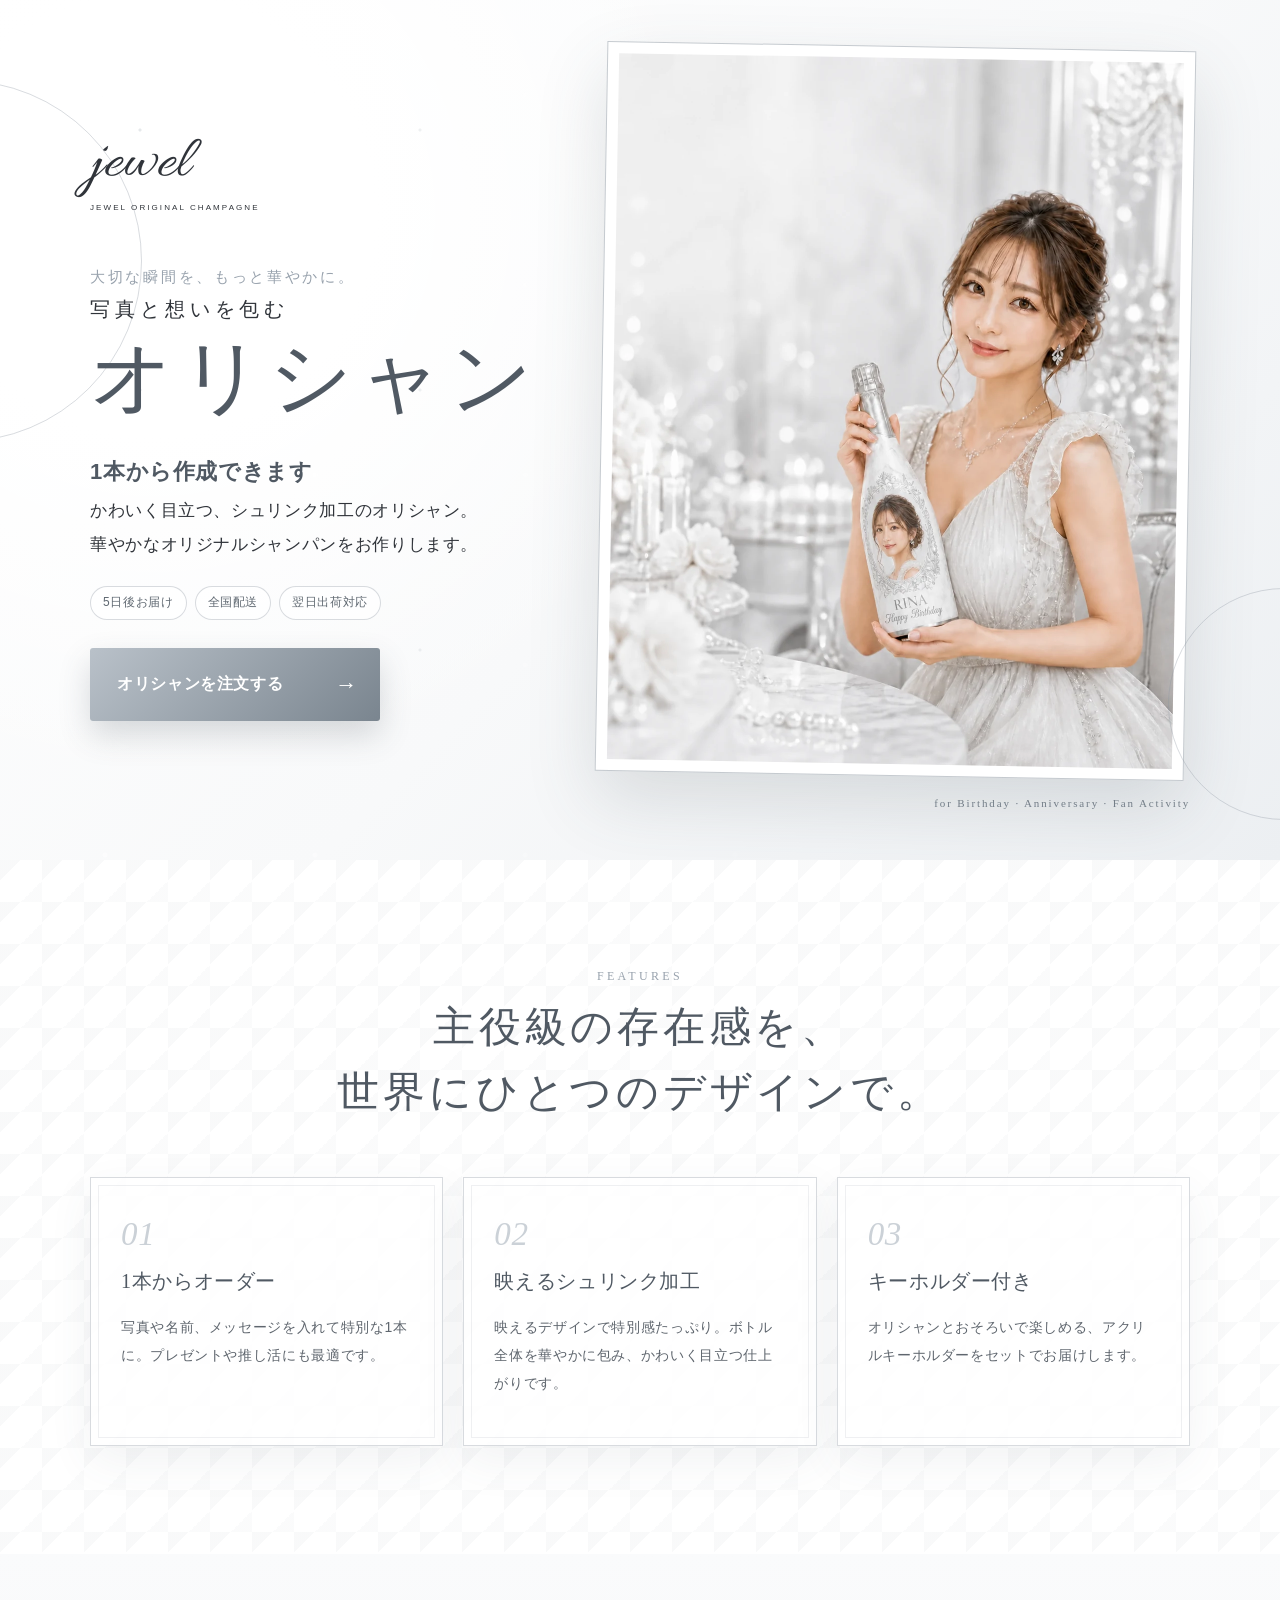
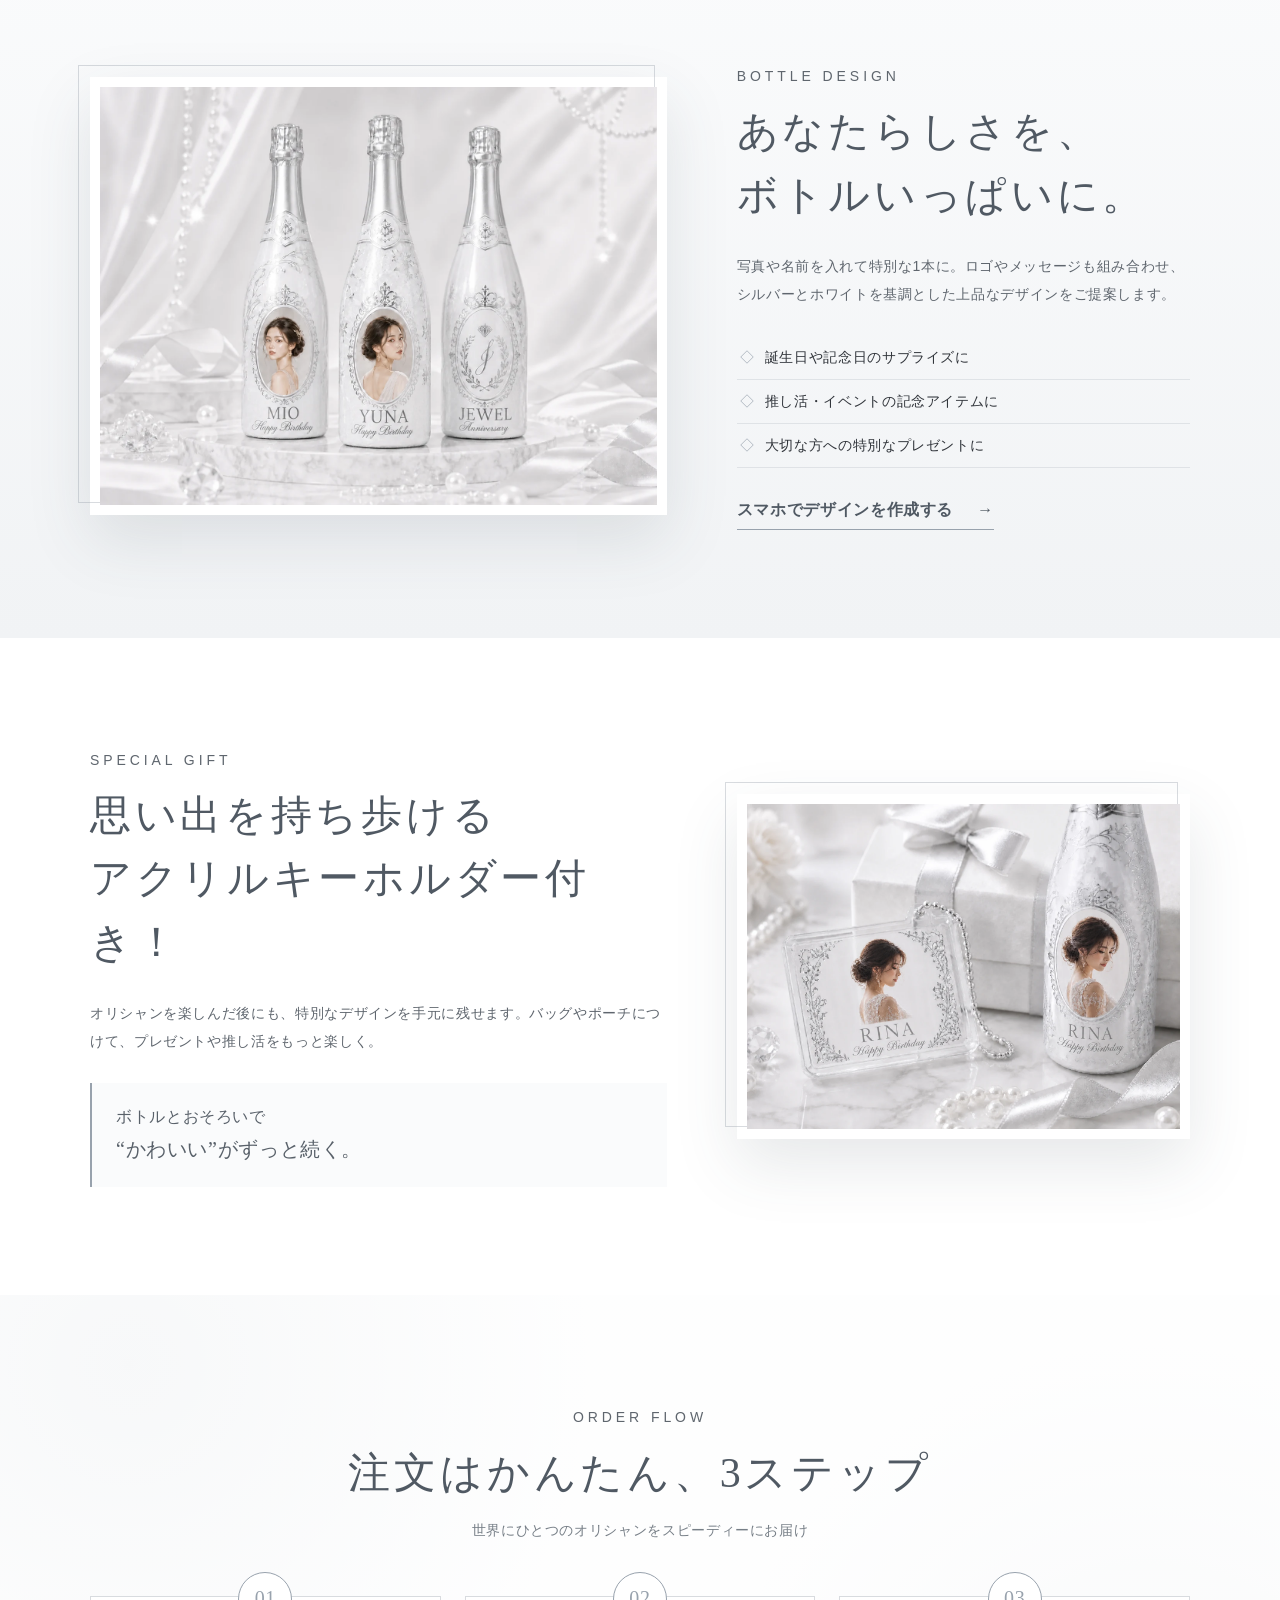
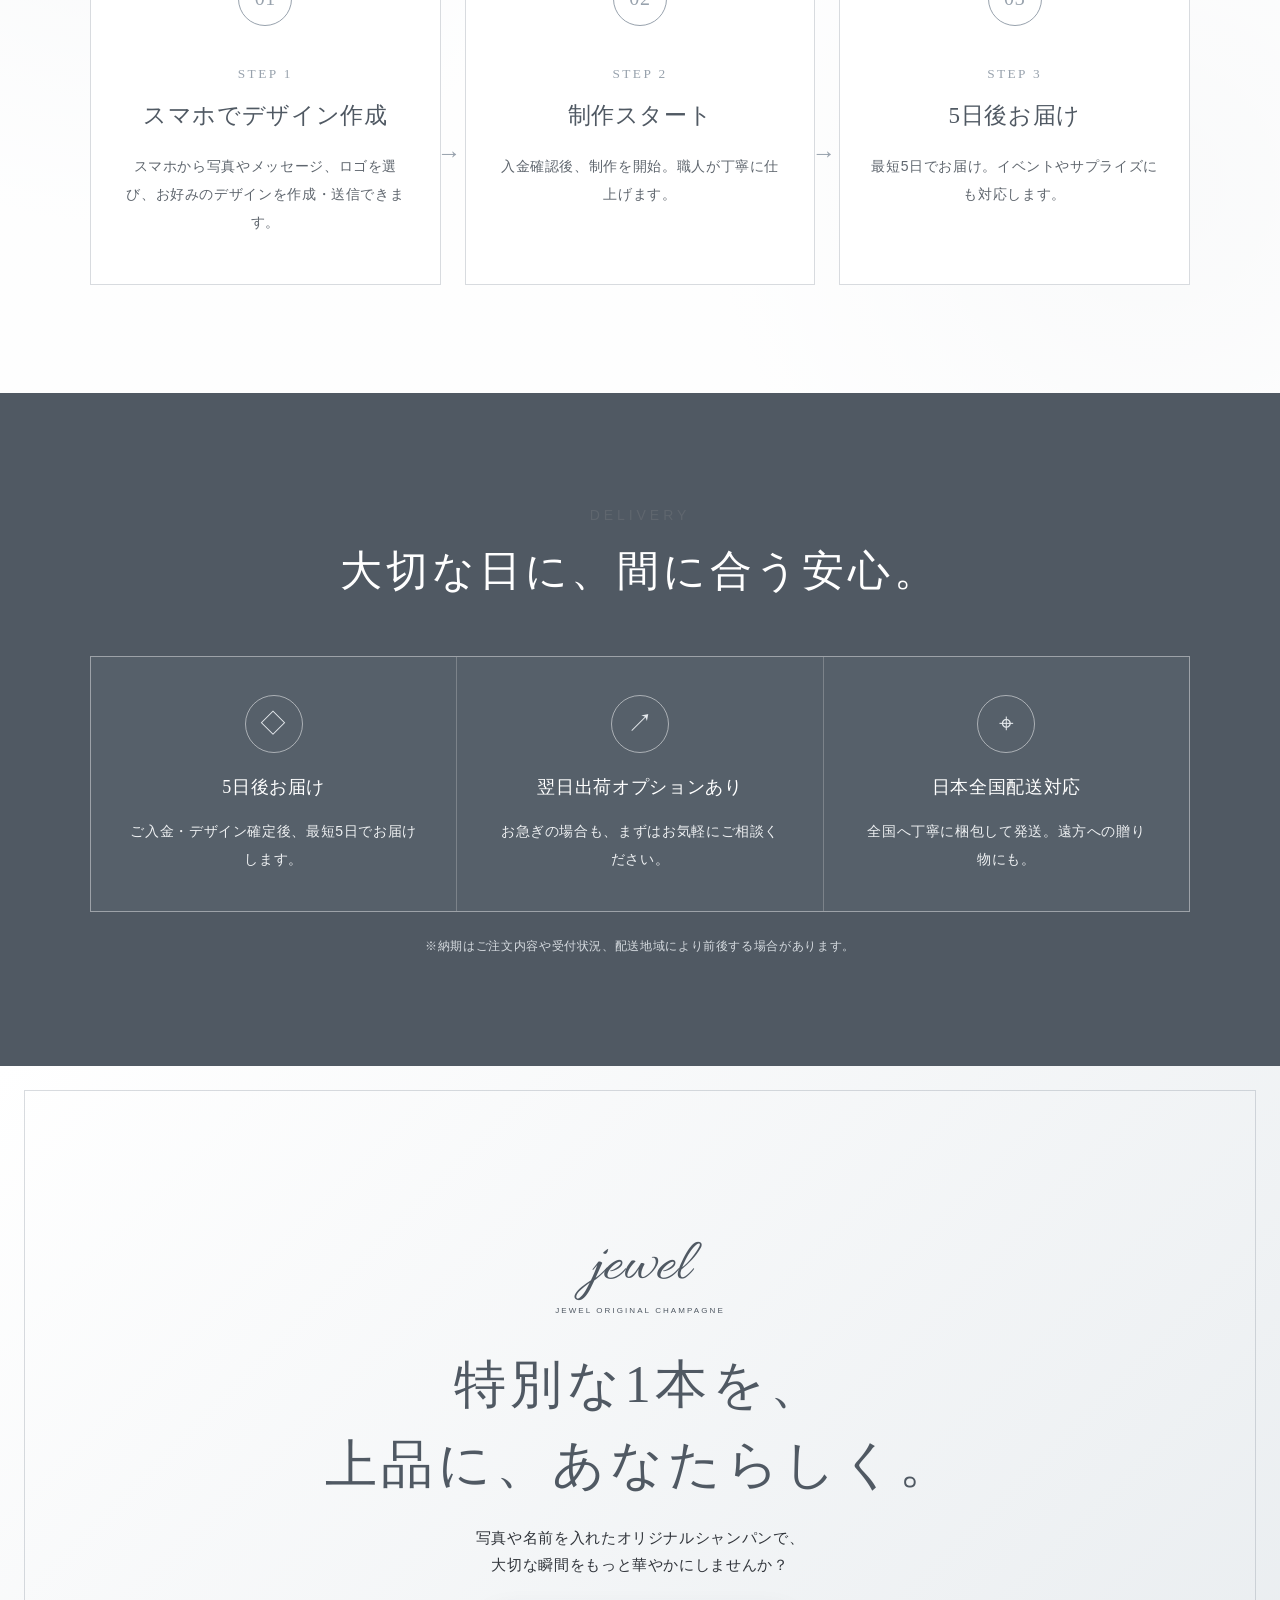
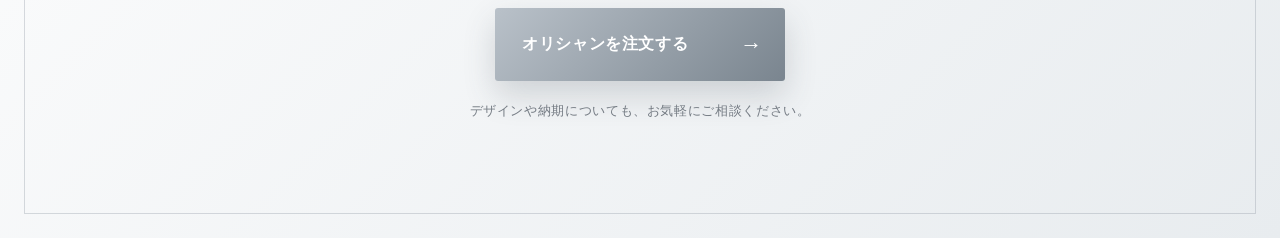
<file: index.html>
<!doctype html>
<html lang="ja">
<head>
  <meta charset="UTF-8">
  <meta name="viewport" content="width=device-width, initial-scale=1.0">
  <title>jewel オリシャン｜1本から作れるオリジナルシャンパン</title>
  <meta name="description" content="写真や名前を入れた特別なオリシャンを1本から制作。アクリルキーホルダー付き、最短5日で日本全国へお届けします。">
  <meta property="og:type" content="website">
  <meta property="og:title" content="jewel オリシャン｜特別な1本を、上品に。">
  <meta property="og:description" content="映えるシュリンク加工のオリジナルシャンパン。1本から制作できます。">
  <meta property="og:image" content="assets/images/hero-model-silver-birthday.webp">
  <meta name="twitter:card" content="summary_large_image">
  <link rel="stylesheet" href="style.css?v=20260831-2">
</head>
<body class="jewel-lp-body">
  <main class="jewel-lp-root" id="jewel-lp-top">
    <section class="jewel-lp-hero">
      <div class="jewel-lp-hero__glow" aria-hidden="true"></div>
      <div class="jewel-lp-container jewel-lp-hero__inner">
        <div class="jewel-lp-hero__copy">
          <a class="jewel-lp-logo" href="#jewel-lp-top" aria-label="jewel トップへ">jewel<span>JEWEL ORIGINAL CHAMPAGNE</span></a>
          <p class="jewel-lp-kicker">大切な瞬間を、もっと華やかに。</p>
          <h1 class="jewel-lp-hero__title"><span>写真と想いを包む</span>オリシャン</h1>
          <p class="jewel-lp-hero__lead"><strong>1本から作成できます</strong><br>かわいく目立つ、シュリンク加工のオリシャン。<br>華やかなオリジナルシャンパンをお作りします。</p>
          <div class="jewel-lp-badges" aria-label="サービスの特徴">
            <span>5日後お届け</span><span>全国配送</span><span>翌日出荷対応</span>
          </div>
          <a class="jewel-lp-button jewel-lp-button--hero" href="https://oricham.net/">オリシャンを注文する<span aria-hidden="true">→</span></a>
        </div>
        <div class="jewel-lp-hero__visual">
          <div class="jewel-lp-hero__frame">
            <img src="assets/images/hero-model-silver-birthday.webp" alt="RINAとHappy Birthdayの文字を入れた写真入りシルバーオリシャンを持つ架空モデル" width="1122" height="1402" fetchpriority="high">
          </div>
          <p class="jewel-lp-hero__note">for Birthday · Anniversary · Fan Activity</p>
        </div>
      </div>
    </section>

    <section class="jewel-lp-section jewel-lp-features">
      <div class="jewel-lp-container">
        <div class="jewel-lp-heading jewel-lp-reveal">
          <p>FEATURES</p><h2>主役級の存在感を、<br>世界にひとつのデザインで。</h2>
        </div>
        <div class="jewel-lp-feature-grid">
          <article class="jewel-lp-card jewel-lp-reveal"><span>01</span><h3>1本からオーダー</h3><p>写真や名前、メッセージを入れて特別な1本に。プレゼントや推し活にも最適です。</p></article>
          <article class="jewel-lp-card jewel-lp-reveal"><span>02</span><h3>映えるシュリンク加工</h3><p>映えるデザインで特別感たっぷり。ボトル全体を華やかに包み、かわいく目立つ仕上がりです。</p></article>
          <article class="jewel-lp-card jewel-lp-reveal"><span>03</span><h3>キーホルダー付き</h3><p>オリシャンとおそろいで楽しめる、アクリルキーホルダーをセットでお届けします。</p></article>
        </div>
      </div>
    </section>

    <section class="jewel-lp-section jewel-lp-showcase">
      <div class="jewel-lp-container jewel-lp-split">
        <div class="jewel-lp-split__image jewel-lp-reveal"><img src="assets/images/bottle-designs-silver-text.webp" alt="MIO、YUNA、JEWELの名前とメッセージを入れたシルバーオリシャンのデザイン例" width="1448" height="1086" loading="lazy"></div>
        <div class="jewel-lp-split__copy jewel-lp-reveal">
          <p class="jewel-lp-eyebrow">BOTTLE DESIGN</p><h2>あなたらしさを、<br>ボトルいっぱいに。</h2>
          <p>写真や名前を入れて特別な1本に。ロゴやメッセージも組み合わせ、シルバーとホワイトを基調とした上品なデザインをご提案します。</p>
          <ul class="jewel-lp-checklist"><li>誕生日や記念日のサプライズに</li><li>推し活・イベントの記念アイテムに</li><li>大切な方への特別なプレゼントに</li></ul>
          <a class="jewel-lp-text-link" href="https://oricham.net/">スマホでデザインを作成する <span>→</span></a>
        </div>
      </div>
    </section>

    <section class="jewel-lp-section jewel-lp-keyholder">
      <div class="jewel-lp-container jewel-lp-split jewel-lp-split--reverse">
        <div class="jewel-lp-split__image jewel-lp-reveal"><img src="assets/images/acrylic-keyholder-silver-text.webp" alt="RINAとHappy Birthdayの文字を入れたシルバーオリシャンとアクリルキーホルダー" width="1448" height="1086" loading="lazy"></div>
        <div class="jewel-lp-split__copy jewel-lp-reveal">
          <p class="jewel-lp-eyebrow">SPECIAL GIFT</p><h2>思い出を持ち歩ける<br>アクリルキーホルダー付き！</h2>
          <p>オリシャンを楽しんだ後にも、特別なデザインを手元に残せます。バッグやポーチにつけて、プレゼントや推し活をもっと楽しく。</p>
          <div class="jewel-lp-quote">ボトルとおそろいで<br><strong>“かわいい”がずっと続く。</strong></div>
        </div>
      </div>
    </section>

    <section class="jewel-lp-section jewel-lp-flow">
      <div class="jewel-lp-container">
        <div class="jewel-lp-heading jewel-lp-reveal"><p>ORDER FLOW</p><h2>注文はかんたん、3ステップ</h2><span>世界にひとつのオリシャンをスピーディーにお届け</span></div>
        <ol class="jewel-lp-flow__list">
          <li class="jewel-lp-reveal"><span class="jewel-lp-flow__number">01</span><div><small>STEP 1</small><h3>スマホでデザイン作成</h3><p>スマホから写真やメッセージ、ロゴを選び、お好みのデザインを作成・送信できます。</p></div></li>
          <li class="jewel-lp-reveal"><span class="jewel-lp-flow__number">02</span><div><small>STEP 2</small><h3>制作スタート</h3><p>入金確認後、制作を開始。職人が丁寧に仕上げます。</p></div></li>
          <li class="jewel-lp-reveal"><span class="jewel-lp-flow__number">03</span><div><small>STEP 3</small><h3>5日後お届け</h3><p>最短5日でお届け。イベントやサプライズにも対応します。</p></div></li>
        </ol>
      </div>
    </section>

    <section class="jewel-lp-section jewel-lp-delivery">
      <div class="jewel-lp-container">
        <div class="jewel-lp-heading jewel-lp-reveal"><p>DELIVERY</p><h2>大切な日に、間に合う安心。</h2></div>
        <div class="jewel-lp-delivery__grid">
          <article class="jewel-lp-reveal"><span aria-hidden="true">◇</span><strong>5日後お届け</strong><p>ご入金・デザイン確定後、最短5日でお届けします。</p></article>
          <article class="jewel-lp-reveal"><span aria-hidden="true">↗</span><strong>翌日出荷オプションあり</strong><p>お急ぎの場合も、まずはお気軽にご相談ください。</p></article>
          <article class="jewel-lp-reveal"><span aria-hidden="true">⌖</span><strong>日本全国配送対応</strong><p>全国へ丁寧に梱包して発送。遠方への贈り物にも。</p></article>
        </div>
        <p class="jewel-lp-delivery__note">※納期はご注文内容や受付状況、配送地域により前後する場合があります。</p>
      </div>
    </section>

    <section class="jewel-lp-final">
      <div class="jewel-lp-container jewel-lp-final__inner jewel-lp-reveal">
        <p class="jewel-lp-logo jewel-lp-logo--light">jewel<span>JEWEL ORIGINAL CHAMPAGNE</span></p>
        <h2>特別な1本を、<br>上品に、あなたらしく。</h2>
        <p>写真や名前を入れたオリジナルシャンパンで、<br>大切な瞬間をもっと華やかにしませんか？</p>
        <a class="jewel-lp-button jewel-lp-button--light" href="https://oricham.net/">オリシャンを注文する<span aria-hidden="true">→</span></a>
        <small>デザインや納期についても、お気軽にご相談ください。</small>
      </div>
    </section>
    <a class="jewel-lp-sticky" href="https://oricham.net/">オリシャンを注文する <span aria-hidden="true">→</span></a>
  </main>
  <script src="script.js"></script>
</body>
</html>
</file>
<file: style.css>
@charset "UTF-8";
@import url("https://fonts.googleapis.com/css2?family=Allura&display=swap");
.jewel-lp-body{margin:0;background:#fafbfc}
.jewel-lp-root{--jewel-ivory:#fafbfc;--jewel-cream:#f4f5f6;--jewel-gold:#98a2ad;--jewel-deep:#505963;--jewel-ink:#30343a;--jewel-line:rgba(140,150,160,.34);box-sizing:border-box;margin:0;overflow:hidden;color:var(--jewel-ink);font-family:"Noto Serif JP","Yu Mincho",YuMincho,"Hiragino Mincho ProN",serif;line-height:1.8;letter-spacing:.04em;background:var(--jewel-ivory)}
.jewel-lp-root *{box-sizing:border-box}
.jewel-lp-root img{display:block;width:100%;height:auto}.jewel-lp-root a{color:inherit}.jewel-lp-container{width:min(1100px,calc(100% - 48px));margin-inline:auto}.jewel-lp-section{padding:108px 0}
.jewel-lp-hero{position:relative;min-height:780px;display:grid;align-items:center;background:radial-gradient(circle at 12% 25%,#fff 0 17%,transparent 45%),linear-gradient(135deg,#fff 0%,#f8f9fa 55%,#eceff2 100%)}
.jewel-lp-hero::before,.jewel-lp-hero::after{content:"";position:absolute;border:1px solid var(--jewel-line);border-radius:50%;pointer-events:none}.jewel-lp-hero::before{width:360px;height:360px;left:-220px;top:80px}.jewel-lp-hero::after{width:230px;height:230px;right:-120px;bottom:40px}
.jewel-lp-hero__glow{position:absolute;inset:0;background-image:radial-gradient(circle,#fff 0 2px,transparent 3px),radial-gradient(circle,#c5cbd1 0 1px,transparent 2px);background-size:210px 190px,280px 260px;opacity:.5;mask-image:linear-gradient(90deg,#000,transparent 72%)}
.jewel-lp-hero__inner{position:relative;display:grid;grid-template-columns:.87fr 1.13fr;align-items:center;gap:58px;padding-block:46px}.jewel-lp-hero__copy{z-index:1}.jewel-lp-logo{display:inline-flex;flex-direction:column;text-decoration:none;color:var(--jewel-deep);font-family:"Allura","Segoe Script","Lucida Handwriting",cursive;font-size:60px;font-weight:400;line-height:.9;letter-spacing:.01em;font-style:normal}.jewel-lp-logo span{font-family:Arial,sans-serif;font-size:8px;letter-spacing:.26em;margin-top:12px;font-style:normal}.jewel-lp-kicker{margin:52px 0 8px;color:var(--jewel-gold);font-size:15px;letter-spacing:.18em}.jewel-lp-hero__title{margin:0;font-weight:500;font-size:clamp(58px,6.4vw,92px);line-height:1.08;color:var(--jewel-deep);letter-spacing:.07em}.jewel-lp-hero__title span{display:block;font-size:.24em;letter-spacing:.25em;color:var(--jewel-ink);margin-bottom:14px}.jewel-lp-hero__lead{font-family:"Noto Sans JP","Yu Gothic",sans-serif;margin:28px 0 24px;font-size:17px;line-height:2}.jewel-lp-hero__lead strong{font-family:inherit;font-size:22px;color:var(--jewel-deep)}.jewel-lp-badges{display:flex;flex-wrap:wrap;gap:8px;margin-bottom:28px}.jewel-lp-badges span{border:1px solid var(--jewel-line);background:rgba(255,255,255,.72);border-radius:999px;padding:5px 12px;font-family:"Noto Sans JP",sans-serif;font-size:12px;color:#5f6871}.jewel-lp-button{display:inline-flex;justify-content:space-between;align-items:center;gap:34px;min-width:290px;padding:17px 22px 17px 27px;border-radius:3px;background:linear-gradient(135deg,#b9c1c9,#7a858f);box-shadow:0 14px 32px rgba(65,75,85,.2);color:#fff!important;text-decoration:none;font-family:"Noto Sans JP",sans-serif;font-weight:600;transition:transform .25s,box-shadow .25s,filter .25s}.jewel-lp-button span{font-size:22px}.jewel-lp-button:hover{transform:translateY(-3px);box-shadow:0 18px 38px rgba(65,75,85,.28);filter:brightness(1.04)}.jewel-lp-button:active{transform:translateY(1px) scale(.985)}
.jewel-lp-hero__visual{position:relative}.jewel-lp-hero__frame{padding:11px;background:#fff;border:1px solid rgba(140,150,160,.5);box-shadow:0 28px 70px rgba(70,80,90,.16);transform:rotate(1deg)}.jewel-lp-hero__frame img{aspect-ratio:4/5;object-fit:cover}.jewel-lp-hero__note{text-align:right;font-family:Georgia,serif;font-size:11px;letter-spacing:.17em;color:#78828c;margin:18px 0 0}
.jewel-lp-heading{text-align:center;margin-bottom:52px}.jewel-lp-heading>p,.jewel-lp-eyebrow{margin:0 0 10px;color:var(--jewel-gold);font:12px/1.4 Georgia,serif;letter-spacing:.28em}.jewel-lp-heading h2,.jewel-lp-split__copy h2,.jewel-lp-final h2{font-weight:500;line-height:1.55;color:var(--jewel-deep);letter-spacing:.09em}.jewel-lp-heading h2{font-size:clamp(28px,4vw,42px);margin:0}.jewel-lp-heading>span{display:block;margin-top:12px;font-family:"Noto Sans JP",sans-serif;font-size:14px;color:#777f87}
.jewel-lp-features{position:relative;background-color:#fff;background-image:linear-gradient(135deg,rgba(140,150,160,.055) 25%,transparent 25%),linear-gradient(315deg,rgba(140,150,160,.04) 25%,transparent 25%);background-size:42px 42px}.jewel-lp-feature-grid{display:grid;grid-template-columns:repeat(3,1fr);gap:20px}.jewel-lp-card{position:relative;padding:38px 30px 34px;background:rgba(255,255,255,.88);border:1px solid var(--jewel-line);box-shadow:0 16px 42px rgba(75,85,95,.07)}.jewel-lp-card::after{content:"";position:absolute;inset:7px;border:1px solid rgba(140,150,160,.14);pointer-events:none}.jewel-lp-card>span{color:#cbd1d7;font:italic 33px Georgia,serif}.jewel-lp-card h3{margin:9px 0 14px;color:var(--jewel-deep);font-size:20px;font-weight:500}.jewel-lp-card p,.jewel-lp-split__copy>p,.jewel-lp-flow p,.jewel-lp-delivery p{font-family:"Noto Sans JP","Yu Gothic",sans-serif;font-size:14px;line-height:2;color:#5f666e}
.jewel-lp-showcase{background:linear-gradient(180deg,#fafbfc,#f1f3f5)}.jewel-lp-split{display:grid;grid-template-columns:1.12fr .88fr;gap:70px;align-items:center}.jewel-lp-split--reverse .jewel-lp-split__image{order:2}.jewel-lp-split__image{position:relative;padding:10px;background:#fff;box-shadow:0 25px 60px rgba(65,75,85,.13)}.jewel-lp-split__image::before{content:"";position:absolute;inset:-12px 12px 12px -12px;border:1px solid var(--jewel-line);z-index:0}.jewel-lp-split__image img{position:relative;aspect-ratio:4/3;object-fit:cover;z-index:1}.jewel-lp-split__copy h2{font-size:clamp(27px,3.3vw,41px);margin:0 0 24px}.jewel-lp-checklist{list-style:none;margin:28px 0;padding:0}.jewel-lp-checklist li{position:relative;padding:9px 0 9px 28px;border-bottom:1px solid rgba(140,150,160,.2);font-family:"Noto Sans JP",sans-serif;font-size:14px}.jewel-lp-checklist li::before{content:"◇";position:absolute;left:3px;color:var(--jewel-gold)}.jewel-lp-text-link{display:inline-flex;gap:24px;text-decoration:none;color:var(--jewel-deep)!important;border-bottom:1px solid var(--jewel-gold);padding-bottom:4px;font-family:"Noto Sans JP",sans-serif;font-weight:600}.jewel-lp-keyholder{background:#fff}.jewel-lp-quote{margin-top:28px;padding:20px 24px;border-left:2px solid var(--jewel-gold);background:var(--jewel-ivory);color:#59616a}.jewel-lp-quote strong{font-size:20px;font-weight:500}
.jewel-lp-flow{background:linear-gradient(rgba(255,255,255,.78),rgba(255,255,255,.78)),radial-gradient(circle at 10% 10%,#dce1e5,transparent 35%),radial-gradient(circle at 90% 70%,#e4e7ea,transparent 35%)}.jewel-lp-flow__list{list-style:none;margin:0;padding:0;display:grid;grid-template-columns:repeat(3,1fr);gap:24px;counter-reset:step}.jewel-lp-flow__list li{position:relative;min-height:280px;padding:62px 30px 34px;background:#fff;border:1px solid var(--jewel-line);text-align:center}.jewel-lp-flow__list li:not(:last-child)::after{content:"→";position:absolute;right:-22px;top:47%;z-index:2;color:var(--jewel-gold);font-size:24px}.jewel-lp-flow__number{position:absolute;top:-25px;left:50%;translate:-50%;display:grid;place-items:center;width:54px;height:54px;border:1px solid var(--jewel-gold);border-radius:50%;background:#fff;color:var(--jewel-gold);font:20px Georgia,serif}.jewel-lp-flow small{color:var(--jewel-gold);letter-spacing:.18em}.jewel-lp-flow h3{margin:8px 0 15px;color:var(--jewel-deep);font-size:23px;font-weight:500}
.jewel-lp-delivery{background:var(--jewel-deep);color:#fff}.jewel-lp-delivery .jewel-lp-heading h2{color:#fff}.jewel-lp-delivery__grid{display:grid;grid-template-columns:repeat(3,1fr);gap:1px;background:rgba(255,255,255,.25);border:1px solid rgba(255,255,255,.25)}.jewel-lp-delivery__grid article{padding:38px;background:#56606a;text-align:center}.jewel-lp-delivery__grid article>span{display:grid;place-items:center;width:58px;height:58px;margin:0 auto 18px;border:1px solid rgba(255,255,255,.5);border-radius:50%;color:#e5e9ed;font-size:26px}.jewel-lp-delivery__grid strong{display:block;font-size:18px;font-weight:500}.jewel-lp-delivery__grid p{color:#eef0f2;margin-bottom:0}.jewel-lp-delivery__note{text-align:center!important;color:#d7dce1!important;font-size:12px!important;margin:22px 0 0}
.jewel-lp-final{position:relative;padding:115px 0;background:linear-gradient(135deg,#ffffff,#e8ecef);text-align:center}.jewel-lp-final::before{content:"";position:absolute;inset:24px;border:1px solid var(--jewel-line);pointer-events:none}.jewel-lp-final__inner{position:relative}.jewel-lp-logo--light{margin-bottom:30px}.jewel-lp-final h2{font-size:clamp(32px,5vw,52px);margin:0 0 18px}.jewel-lp-final p:not(.jewel-lp-logo){font-family:"Noto Sans JP",sans-serif;font-size:15px;margin-bottom:30px}.jewel-lp-final small{display:block;margin-top:18px;color:#747b83;font-family:"Noto Sans JP",sans-serif}.jewel-lp-sticky{display:none}.jewel-lp-reveal{opacity:0;transform:translateY(24px);transition:opacity .8s ease,transform .8s ease}.jewel-lp-reveal.is-visible{opacity:1;transform:none}.jewel-lp-sp-only{display:none}
@media (max-width:800px){.jewel-lp-container{width:min(100% - 36px,680px)}.jewel-lp-section{padding:78px 0}.jewel-lp-hero{min-height:auto}.jewel-lp-hero__inner{grid-template-columns:1fr;gap:28px;padding:28px 0 58px}.jewel-lp-hero__copy{text-align:center}.jewel-lp-logo{font-size:52px}.jewel-lp-kicker{margin-top:35px}.jewel-lp-hero__title{font-size:68px}.jewel-lp-badges{justify-content:center}.jewel-lp-hero__visual{width:min(100%,540px);margin:auto}.jewel-lp-hero__note{text-align:center}.jewel-lp-feature-grid,.jewel-lp-flow__list{grid-template-columns:1fr;gap:42px}.jewel-lp-split{grid-template-columns:1fr;gap:46px}.jewel-lp-split--reverse .jewel-lp-split__image{order:0}.jewel-lp-split__copy{text-align:center}.jewel-lp-checklist{text-align:left}.jewel-lp-flow__list li{min-height:0}.jewel-lp-flow__list li:not(:last-child)::after{content:"↓";right:auto;left:50%;top:auto;bottom:-38px;translate:-50%}.jewel-lp-delivery__grid{grid-template-columns:1fr}.jewel-lp-sticky{position:fixed;left:12px;right:12px;bottom:calc(10px + env(safe-area-inset-bottom));z-index:9999;display:flex;align-items:center;justify-content:center;gap:24px;min-height:56px;border:1px solid rgba(255,255,255,.55);border-radius:999px;background:linear-gradient(135deg,#c3cbd2,#727c87);box-shadow:0 8px 28px rgba(45,54,63,.32);color:#fff!important;text-decoration:none;font-family:"Noto Sans JP",sans-serif;font-weight:700}.jewel-lp-root{padding-bottom:calc(78px + env(safe-area-inset-bottom))}}
@media (max-width:480px){.jewel-lp-container{width:calc(100% - 28px)}.jewel-lp-section{padding:66px 0}.jewel-lp-hero__inner{padding-top:22px}.jewel-lp-logo{font-size:48px}.jewel-lp-kicker{font-size:12px;margin-top:28px}.jewel-lp-hero__title{font-size:clamp(42px,14vw,54px);letter-spacing:.02em;white-space:nowrap;word-break:keep-all}.jewel-lp-hero__title span{font-size:.25em;white-space:normal}.jewel-lp-hero__lead{font-size:14px}.jewel-lp-hero__lead strong{font-size:19px}.jewel-lp-button{min-width:min(100%,300px)}.jewel-lp-hero__frame{padding:7px}.jewel-lp-heading{margin-bottom:40px}.jewel-lp-heading h2{font-size:27px}.jewel-lp-card{padding:32px 24px}.jewel-lp-split__copy h2{font-size:26px}.jewel-lp-split__image::before{inset:-7px 7px 7px -7px}.jewel-lp-sp-only{display:block}.jewel-lp-final{padding:82px 0}.jewel-lp-final::before{inset:12px}.jewel-lp-final p:not(.jewel-lp-logo) br{display:none}}
@media (prefers-reduced-motion:reduce){.jewel-lp-root *{scroll-behavior:auto!important;transition:none!important}.jewel-lp-reveal{opacity:1;transform:none}}
</file>
